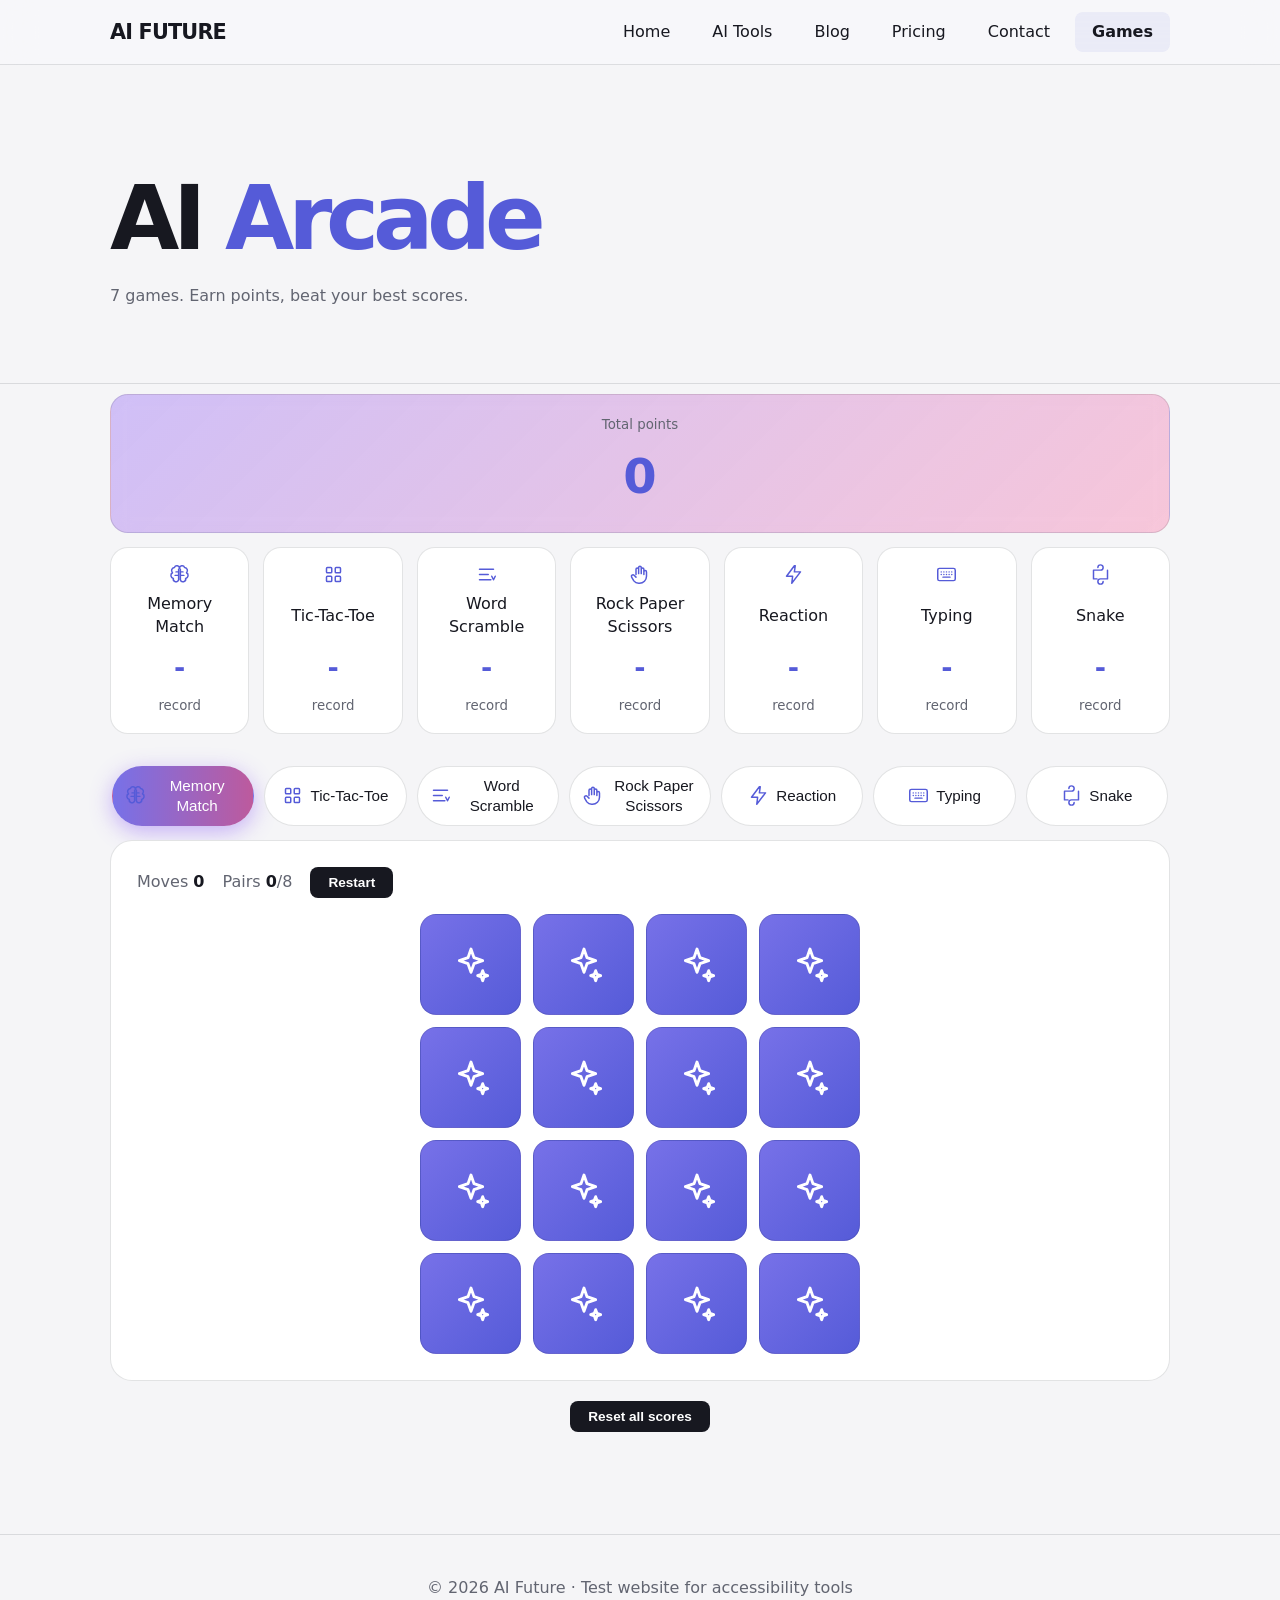
<file: games.html>
<!DOCTYPE html>
<html lang="en">
<head>
  <meta charset="UTF-8">
  <meta name="viewport" content="width=device-width, initial-scale=1">
  <title>Games | AI Future</title>
  <link rel="stylesheet" href="style.css">
  <link rel="stylesheet" href="games.css">
</head>
<body>
  <a class="skip-link" href="#main">Skip to main content</a>
  <canvas id="particles" aria-hidden="true"></canvas>

  <nav aria-label="Main navigation">
    <div class="container">
      <a class="logo" href="index.html">AI&nbsp;FUTURE</a>
      <ul>
        <li><a href="index.html">Home</a></li>
        <li><a href="tools.html">AI Tools</a></li>
        <li><a href="blog.html">Blog</a></li>
        <li><a href="pricing.html">Pricing</a></li>
        <li><a href="contact.html">Contact</a></li>
        <li><a href="games.html">Games</a></li>
      </ul>
    </div>
  </nav>

  <main id="main">
    <header class="page-head">
      <div class="container">
        <h1 class="reveal">AI <span class="grad">Arcade</span></h1>
        <p class="section-sub reveal">7 games. Earn points, beat your best scores.</p>
      </div>
    </header>

    <section style="padding-top:10px">
      <div class="container">
        <div class="board" id="board" aria-label="Scoreboard"></div>
        <div class="tabs" id="tabs" role="tablist" aria-label="Choose a game"></div>
        <div id="panels"></div>
        <p style="text-align:center;margin-top:20px"><button class="btn sm" type="button" id="reset">Reset all scores</button></p>
      </div>
    </section>
  </main>

  <footer><div class="container">© 2026 AI Future · Test website for accessibility tools</div></footer>
  <script src="main.js"></script>
  <script src="games.js"></script>
  <script src="https://staging-widget.braoza.com/v1/assets/static-pages/injector.js" type="module" data-account="mv7rxi5i9f"></script>
</body>
</html>
</file>
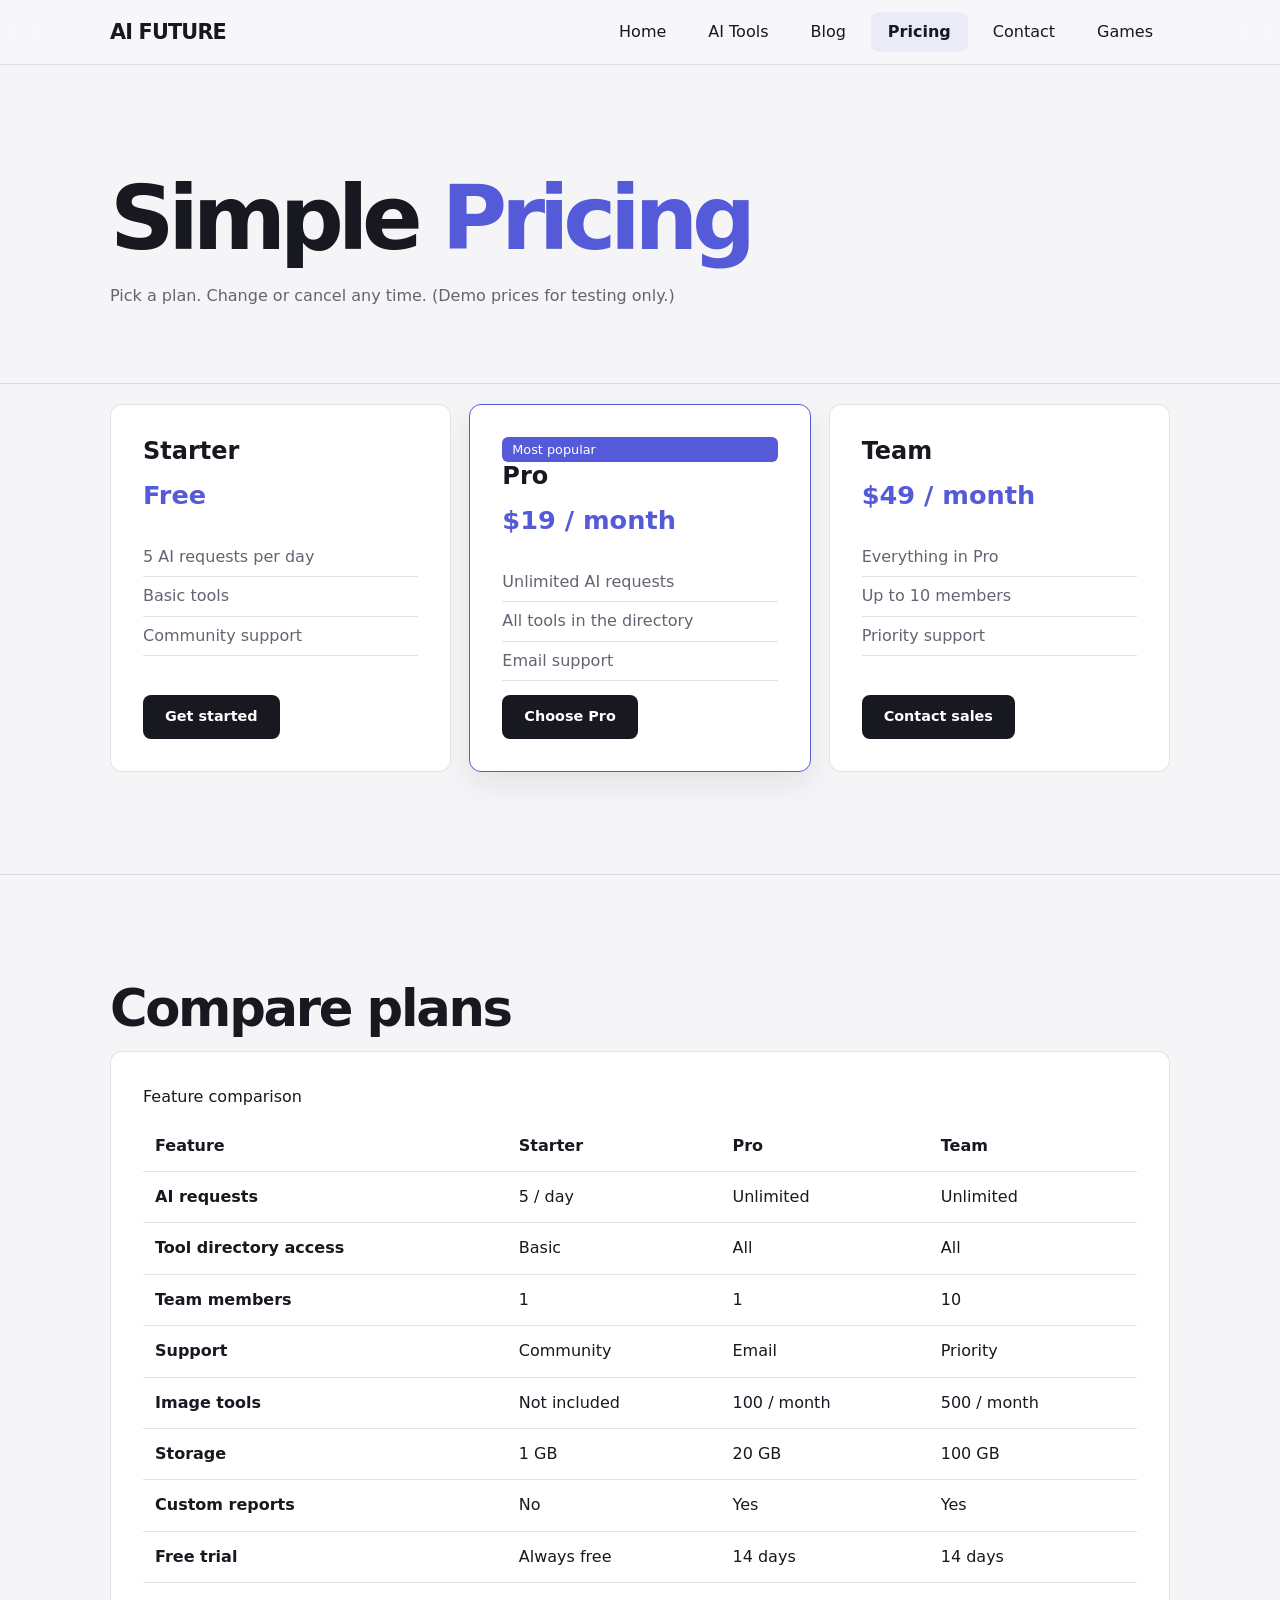
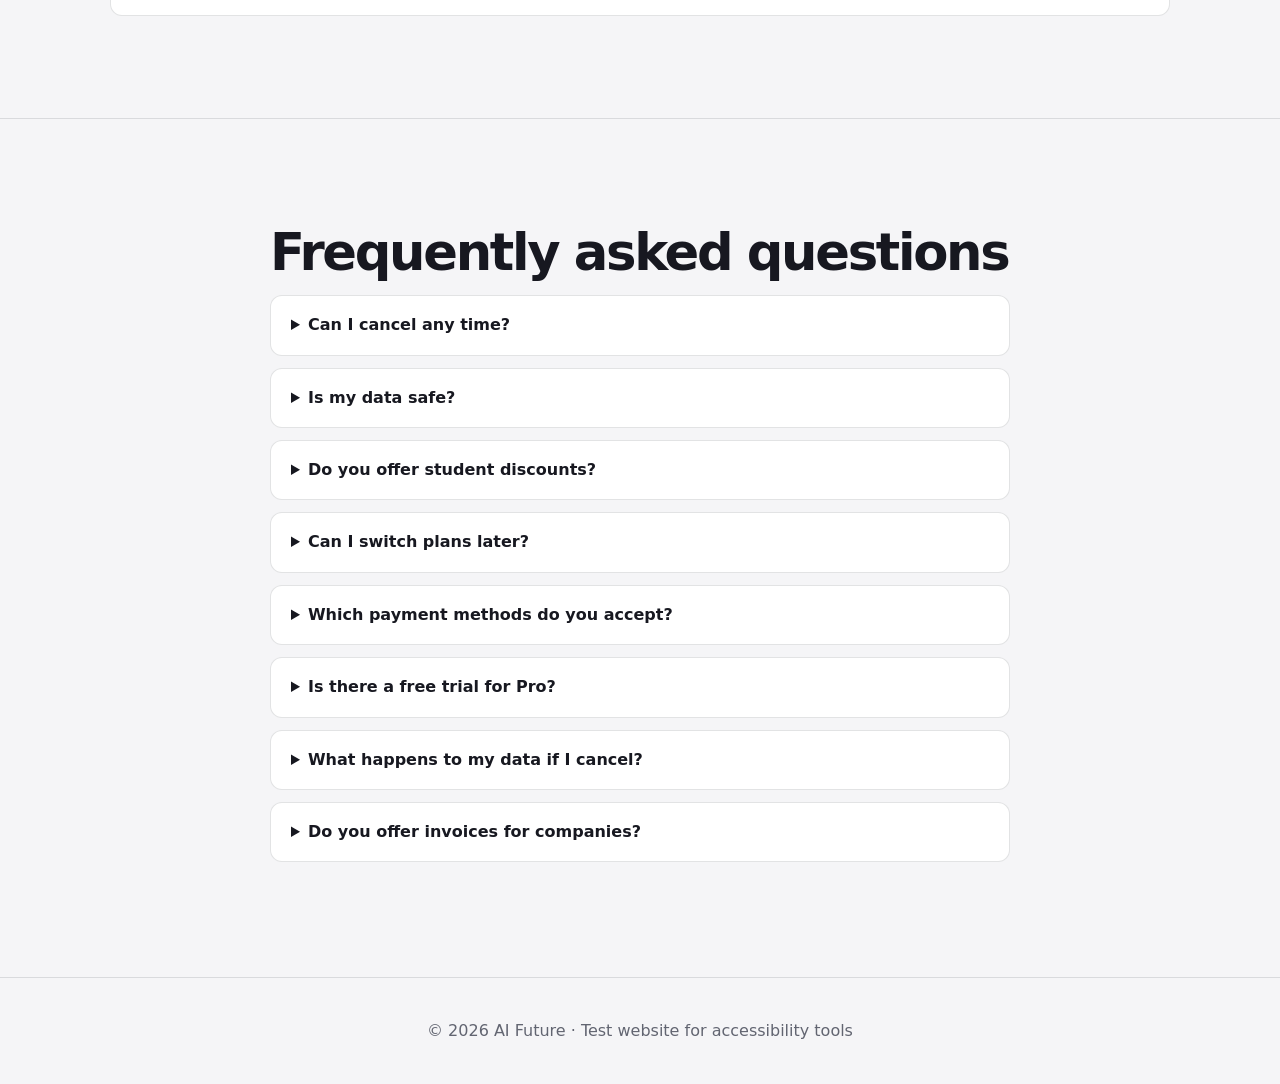
<file: pricing.html>
<!DOCTYPE html>
<html lang="en">
<head>
  <meta charset="UTF-8">
  <meta name="viewport" content="width=device-width, initial-scale=1">
  <meta name="theme-color" content="#070b17">
  <title>Pricing | AI Future</title>
  <link rel="icon" type="image/svg+xml" href="favicon.svg">
  <link rel="apple-touch-icon" href="favicon.svg">
  <link rel="stylesheet" href="style.css">
</head>
<body>
  <a class="skip-link" href="#main">Skip to main content</a>
  <canvas id="particles" aria-hidden="true"></canvas>

  <nav aria-label="Main navigation">
    <div class="container">
      <a class="logo" href="index.html">AI&nbsp;FUTURE</a>
      <ul>
        <li><a href="index.html">Home</a></li>
        <li><a href="tools.html">AI Tools</a></li>
        <li><a href="blog.html">Blog</a></li>
        <li><a href="pricing.html">Pricing</a></li>
        <li><a href="contact.html">Contact</a></li>
        <li><a href="games.html">Games</a></li>
      </ul>
    </div>
  </nav>

  <main id="main">
    <header class="page-head">
      <div class="container">
        <h1 class="reveal">Simple <span class="grad">Pricing</span></h1>
        <p class="section-sub reveal">Pick a plan. Change or cancel any time. (Demo prices for testing only.)</p>
      </div>
    </header>

    <section style="padding-top:20px">
      <div class="container grid">
        <article class="card plan reveal">
          <h2>Starter</h2>
          <div class="price">Free</div>
          <ul>
            <li>5 AI requests per day</li>
            <li>Basic tools</li>
            <li>Community support</li>
          </ul>
          <a class="btn" href="contact.html">Get started</a>
        </article>
        <article class="card plan featured reveal delay1">
          <span class="badge">Most popular</span>
          <h2>Pro</h2>
          <div class="price">$19 / month</div>
          <ul>
            <li>Unlimited AI requests</li>
            <li>All tools in the directory</li>
            <li>Email support</li>
          </ul>
          <a class="btn" href="contact.html">Choose Pro</a>
        </article>
        <article class="card plan reveal delay2">
          <h2>Team</h2>
          <div class="price">$49 / month</div>
          <ul>
            <li>Everything in Pro</li>
            <li>Up to 10 members</li>
            <li>Priority support</li>
          </ul>
          <a class="btn" href="contact.html">Contact sales</a>
        </article>
      </div>
    </section>

    <section>
      <div class="container">
        <h2 class="section-title reveal">Compare plans</h2>
        <div class="card reveal" style="overflow-x:auto">
          <table>
            <caption style="text-align:left;padding-bottom:10px">Feature comparison</caption>
            <thead>
              <tr><th scope="col">Feature</th><th scope="col">Starter</th><th scope="col">Pro</th><th scope="col">Team</th></tr>
            </thead>
            <tbody>
              <tr><th scope="row">AI requests</th><td>5 / day</td><td>Unlimited</td><td>Unlimited</td></tr>
              <tr><th scope="row">Tool directory access</th><td>Basic</td><td>All</td><td>All</td></tr>
              <tr><th scope="row">Team members</th><td>1</td><td>1</td><td>10</td></tr>
              <tr><th scope="row">Support</th><td>Community</td><td>Email</td><td>Priority</td></tr>
              <tr><th scope="row">Image tools</th><td>Not included</td><td>100 / month</td><td>500 / month</td></tr>
              <tr><th scope="row">Storage</th><td>1 GB</td><td>20 GB</td><td>100 GB</td></tr>
              <tr><th scope="row">Custom reports</th><td>No</td><td>Yes</td><td>Yes</td></tr>
              <tr><th scope="row">Free trial</th><td>Always free</td><td>14 days</td><td>14 days</td></tr>
            </tbody>
          </table>
        </div>
      </div>
    </section>

    <section>
      <div class="container faq" style="max-width:780px">
        <h2 class="section-title reveal">Frequently asked questions</h2>
        <details class="reveal" name="faq">
          <summary>Can I cancel any time?</summary>
          <p>Yes. You can cancel from your account page and you will not be charged again.</p>
        </details>
        <details class="reveal" name="faq">
          <summary>Is my data safe?</summary>
          <p>Your data is encrypted and never sold. You can delete it whenever you want.</p>
        </details>
        <details class="reveal" name="faq">
          <summary>Do you offer student discounts?</summary>
          <p>Yes, students get 50% off the Pro plan. Contact us with your student email.</p>
        </details>
        <details class="reveal" name="faq">
          <summary>Can I switch plans later?</summary>
          <p>Yes. Upgrade or downgrade at any time and the price adjusts automatically.</p>
        </details>
        <details class="reveal" name="faq">
          <summary>Which payment methods do you accept?</summary>
          <p>We accept cards, UPI, net banking and major wallets. All payments are processed securely.</p>
        </details>
        <details class="reveal" name="faq">
          <summary>Is there a free trial for Pro?</summary>
          <p>Yes. Pro and Team include a 14-day free trial. You can cancel before it ends and pay nothing.</p>
        </details>
        <details class="reveal" name="faq">
          <summary>What happens to my data if I cancel?</summary>
          <p>Your data stays for 30 days so you can download it. After that it is deleted permanently.</p>
        </details>
        <details class="reveal" name="faq">
          <summary>Do you offer invoices for companies?</summary>
          <p>Yes. Team plans include GST-ready invoices with your company name and tax number.</p>
        </details>
      </div>
    </section>
  </main>

  <footer><div class="container">© 2026 AI Future · Test website for accessibility tools</div></footer>
  <script src="main.js"></script>
  <script src="https://staging-widget.braoza.com/v1/assets/static-pages/injector.js" type="module" data-account="mv7rxi5i9f"></script>
</body>
</html>
</file>
<file: style.css>
:root{
  --bg:#070b17; --text:#e8ecff; --muted:#9aa4c7;
  --c1:#00e5ff; --c2:#8b5cf6; --c3:#ff3d81;
  --card:rgba(255,255,255,.06); --border:rgba(255,255,255,.14);
}
*{box-sizing:border-box;margin:0;padding:0}
html{scroll-behavior:smooth}
body{font-family:'Segoe UI',system-ui,sans-serif;background:var(--bg);color:var(--text);line-height:1.7;overflow-x:hidden}
a{color:var(--c1)}
h1,h2,h3{line-height:1.2}
.container{max-width:1100px;margin:auto;padding:0 20px}
section{padding:90px 0;position:relative}

/* Accessibility basics */
.skip-link{position:absolute;left:-999px;top:10px;background:#fff;color:#000;padding:10px 16px;z-index:999;border-radius:8px}
.skip-link:focus{left:10px}
:focus-visible{outline:3px solid var(--c1);outline-offset:3px}

/* Canvas + decorative orbs */
#particles{position:fixed;inset:0;z-index:-1}
.orb{position:absolute;border-radius:50%;filter:blur(70px);opacity:.45;animation:float 10s ease-in-out infinite;z-index:-1}
.orb.o1{width:320px;height:320px;background:var(--c2);top:-60px;left:-80px}
.orb.o2{width:280px;height:280px;background:var(--c1);bottom:-40px;right:-60px;animation-delay:-4s}
@keyframes float{50%{transform:translateY(40px) scale(1.1)}}

/* Navbar */
nav{position:sticky;top:0;z-index:50;background:rgba(7,11,23,.7);backdrop-filter:blur(14px);border-bottom:1px solid var(--border)}
nav .container{display:flex;justify-content:space-between;align-items:center;height:64px}
.logo{font-weight:800;font-size:1.3rem;background:linear-gradient(90deg,var(--c1),var(--c3));-webkit-background-clip:text;background-clip:text;color:transparent;text-decoration:none}
nav ul{display:flex;gap:24px;list-style:none}
nav a{text-decoration:none;color:var(--text)}
nav a:hover{color:var(--c1)}

/* Hero (uses CSS background-image so "Hide Background Images" can be tested) */
.hero{min-height:92vh;display:flex;align-items:center;text-align:center;
  background-image:radial-gradient(circle at 20% 20%,rgba(139,92,246,.35),transparent 50%),
                   radial-gradient(circle at 80% 70%,rgba(0,229,255,.25),transparent 50%)}
.hero h1{font-size:clamp(2.4rem,7vw,5rem);margin-bottom:18px}
.grad{background:linear-gradient(90deg,var(--c1),var(--c2),var(--c3));background-size:200%;-webkit-background-clip:text;background-clip:text;color:transparent;animation:shine 5s linear infinite}
@keyframes shine{to{background-position:200%}}
.hero p{max-width:640px;margin:0 auto 30px;color:var(--muted);font-size:1.15rem}
.btn{display:inline-block;padding:14px 30px;border-radius:50px;border:0;cursor:pointer;font-size:1rem;font-weight:600;text-decoration:none;color:#fff;background:linear-gradient(90deg,var(--c2),var(--c3));transition:.3s}
.btn:hover{transform:translateY(-4px);box-shadow:0 10px 30px rgba(139,92,246,.5)}

/* Cards (glass = good for "Reduce Transparency") */
.section-title{text-align:center;font-size:clamp(1.8rem,4vw,2.8rem);margin-bottom:12px}
.section-sub{text-align:center;color:var(--muted);margin-bottom:50px}
.grid{display:grid;grid-template-columns:repeat(auto-fit,minmax(240px,1fr));gap:24px}
.card{background:var(--card);border:1px solid var(--border);backdrop-filter:blur(12px);border-radius:20px;padding:28px;transition:.4s}
.card:hover{transform:translateY(-8px);border-color:var(--c1);box-shadow:0 0 30px rgba(0,229,255,.25)}
.card .icon{display:grid;width:48px;height:48px;place-items:center;margin-bottom:16px;border:1px solid rgba(85,91,216,.16);border-radius:12px;background:rgba(85,91,216,.07);color:var(--c1)}
.line-icon{display:block;width:26px;height:26px;flex:0 0 auto;stroke:currentColor}
.heading-icon{display:inline-flex;width:24px;height:24px;align-items:center;justify-content:center;margin-right:8px;vertical-align:-5px;color:var(--c1)}
.card p{color:var(--muted)}

/* Stats */
.stat{text-align:center}
.stat b{display:block;font-size:3rem;color:var(--c1)}

/* Timeline */
.timeline{border-left:2px solid var(--c2);padding-left:28px;max-width:700px;margin:auto}
.timeline-entry{display:block;width:100%;margin-bottom:34px;position:relative;border:0;background:none;color:inherit;font:inherit;text-align:left;cursor:pointer}
.timeline-entry::before{content:"";position:absolute;left:-37px;top:6px;width:14px;height:14px;border-radius:50%;background:var(--c1);box-shadow:0 0 14px var(--c1);transition:transform .3s,box-shadow .3s}
.timeline-entry:hover::before,.timeline-entry:focus-visible::before{transform:scale(1.25);box-shadow:0 0 0 6px rgba(85,91,216,.14)}
.timeline-entry h3{transition:transform .3s}
.timeline-entry:hover h3{transform:translateX(5px)}

/* Scroll reveal animations */
.scroll-reveal{opacity:0;transform:translateY(24px);transition:opacity .75s ease,transform .85s cubic-bezier(.2,.75,.25,1)}
.scroll-reveal.left,.scroll-reveal.right{transform:translateY(24px)}
.scroll-reveal.show{opacity:1;transform:translateY(0)}
.delay1{transition-delay:.15s}.delay2{transition-delay:.3s}.delay3{transition-delay:.45s}

/* Forms and tables (lab page) */
form{display:grid;gap:16px;max-width:560px}
label{font-weight:600}
input,select,textarea{width:100%;padding:12px 14px;border-radius:12px;border:1px solid rgba(0,229,255,.45);background:rgba(10,18,35,.8);color:var(--text);font-size:1rem;box-shadow:inset 0 0 0 1px rgba(255,255,255,.04),0 0 16px rgba(0,229,255,.12)}
select{appearance:none;-webkit-appearance:none;-moz-appearance:none;cursor:pointer;padding-right:42px;background-image:linear-gradient(45deg,transparent 50%,var(--c1) 50%),linear-gradient(135deg,var(--c1) 50%,transparent 50%);background-position:calc(100% - 18px) calc(50% - 2px),calc(100% - 12px) calc(50% - 2px);background-size:6px 6px,6px 6px;background-repeat:no-repeat}
select:focus,input:focus,textarea:focus{border-color:var(--c1);box-shadow:0 0 0 3px rgba(0,229,255,.18),0 0 18px rgba(0,229,255,.18)}
.job-select-wrap{position:relative}
.job-select-wrap::after{content:"";position:absolute;right:18px;top:50%;width:10px;height:10px;border-right:2px solid var(--c1);border-bottom:2px solid var(--c1);transform:translateY(-60%) rotate(45deg);pointer-events:none;}
#job{width:100%;min-height:56px;font-size:1.05rem;font-weight:600;border-radius:16px;padding-left:18px;padding-right:44px;background:linear-gradient(180deg,rgba(11,18,32,.92),rgba(15,23,42,.96));color:var(--text);border:2px solid rgba(0,229,255,.55);box-shadow:0 0 0 1px rgba(255,255,255,.04),0 0 18px rgba(0,229,255,.14);}
#job option{background:#0d1630;color:var(--text);padding:12px 14px}
#job option:checked,#job option:hover{background:linear-gradient(90deg,rgba(0,229,255,.25),rgba(139,92,246,.35));color:#fff}
table{width:100%;border-collapse:collapse}
th,td{padding:12px;border-bottom:1px solid var(--border);text-align:left}
.test-img{height:200px;border-radius:16px;background-image:linear-gradient(135deg,#8b5cf6,#00e5ff,#ff3d81);display:flex;align-items:center;justify-content:center;font-weight:700}
.badge{display:inline-block;background:var(--c3);color:#fff;padding:2px 10px;border-radius:20px;font-size:.8rem}
footer{text-align:center;padding:40px 0;color:var(--muted);border-top:1px solid var(--border)}

@media(max-width:700px){nav ul{gap:14px}}
@media(prefers-reduced-motion:reduce){*{animation:none!important;transition:none!important}.scroll-reveal{opacity:1;transform:none}}

/* ===== New pages ===== */
nav ul{flex-wrap:wrap;justify-content:flex-end}
nav .container{min-height:64px;height:auto;padding-top:10px;padding-bottom:10px}
.page-head{padding:70px 0 20px;text-align:center}
.page-head h1{font-size:clamp(2rem,5vw,3.4rem);margin-bottom:10px}
.card-img{width:100%;height:170px;object-fit:cover;border-radius:14px;margin-bottom:14px}
.toolbar{display:flex;gap:12px;flex-wrap:wrap;margin-bottom:30px}
.toolbar input{flex:1;min-width:220px}
.toolbar select{width:auto;min-width:180px}
.tag{display:inline-block;font-size:.75rem;padding:3px 12px;border-radius:20px;border:1px solid var(--c2);color:var(--c1);margin-bottom:10px}
.price{font-size:1.6rem;font-weight:700;color:var(--c1);margin:8px 0}
.card .btn{margin-top:14px;padding:10px 22px;font-size:.9rem}
.no-results{text-align:center;color:var(--muted);display:none}

/* ===== Batch 2: blog, pricing, contact ===== */
.article-wrap{max-width:780px;margin:auto}
.article{margin-bottom:60px}
.article img{width:100%;height:280px;object-fit:cover;border-radius:18px;margin-bottom:20px}
.article .meta{color:var(--muted);font-size:.9rem;margin-bottom:14px}
.article h2{font-size:1.9rem;margin-bottom:10px}
.article h3{margin:22px 0 8px;color:var(--c1)}
.article p{margin-bottom:14px}
.article ul{margin:0 0 14px 22px}
.article li{margin-bottom:6px}
blockquote{border-left:4px solid var(--c3);padding:10px 20px;margin:20px 0;background:var(--card);border-radius:0 12px 12px 0;font-style:italic}
.plan.featured{border-color:var(--c3);box-shadow:0 0 35px rgba(255,61,129,.3)}
.plan ul{list-style:none;margin:14px 0}
.plan li{padding:6px 0;border-bottom:1px solid var(--border);color:var(--muted)}
.faq details{background:var(--card);border:1px solid var(--border);border-radius:14px;padding:16px 20px;margin-bottom:12px}
.faq summary{cursor:pointer;font-weight:600}
.faq details p{margin-top:10px;color:var(--muted)}
.contact-grid{display:grid;grid-template-columns:repeat(auto-fit,minmax(280px,1fr));gap:30px}
fieldset{border:1px solid var(--border);border-radius:12px;padding:14px}
legend{padding:0 8px;font-weight:600}
.radio-row{display:flex;gap:20px;flex-wrap:wrap}
.radio-row input,.check-row input{width:auto}
.check-row{display:flex;gap:10px;align-items:center}
.info-list{list-style:none}
.info-list li{margin-bottom:14px}

/* ===== Active menu and section opening ===== */
nav ul{gap:8px}
nav ul a{position:relative;display:inline-block;padding:6px 16px;border-radius:30px;border:1px solid transparent;transition:color .3s,background .3s,border-color .3s}
nav ul a::after{content:"";position:absolute;left:16px;right:16px;bottom:2px;height:2px;border-radius:2px;background:linear-gradient(90deg,var(--c1),var(--c3));transform:scaleX(0);transform-origin:left;transition:transform .35s}
nav ul a:hover::after{transform:scaleX(1)}
nav ul a[aria-current="page"]{color:var(--c1);font-weight:700;background:rgba(0,229,255,.12);border-color:rgba(0,229,255,.45);text-shadow:0 0 14px rgba(0,229,255,.7);box-shadow:0 0 18px rgba(0,229,255,.25)}
nav ul a[aria-current="page"]::after{transform:scaleX(0)}

/* Scroll progress bar */
#scrollbar{position:fixed;top:0;left:0;height:4px;width:0;z-index:100;background:linear-gradient(90deg,var(--c1),var(--c2),var(--c3));box-shadow:0 0 12px var(--c1)}

/* Clean editorial theme and restrained page transitions */
:root{
  --bg:#f5f5f7;
  --text:#171820;
  --muted:#626571;
  --c1:#555bd8;
  --c2:#7771e8;
  --c3:#bd5a9d;
  --card:#fff;
  --border:rgba(23,24,32,.12);
}
body{background:var(--bg);color:var(--text);line-height:1.65}
a{color:#454bc0}
#particles,.orb{display:none}
nav{background:rgba(248,248,250,.9);backdrop-filter:blur(16px);border-bottom-color:var(--border)}
nav a{color:var(--text)}
.logo{background:none;color:var(--text);-webkit-text-fill-color:currentColor;letter-spacing:-.04em}
nav ul a{border-radius:8px}
nav ul a[aria-current="page"]{color:var(--text);background:rgba(85,91,216,.08);border-color:transparent;text-shadow:none;box-shadow:none}
nav ul a::after{background:var(--c1)}
.hero{min-height:min(820px,calc(100svh - 64px));background:none;text-align:left;padding:80px 0}
.hero .container{width:100%}
.hero h1{max-width:1000px;font-size:clamp(3.4rem,8.5vw,7.4rem);letter-spacing:-.075em;line-height:.98;margin:0 0 28px}
.grad{background:none;color:var(--c1);-webkit-text-fill-color:currentColor;animation:none}
.hero p{margin:0 0 30px;max-width:560px;font-size:clamp(1rem,1.5vw,1.2rem);color:var(--muted)}
.btn{border-radius:8px;background:var(--text);color:#fff;padding:13px 22px;transition:background-color .25s ease,transform .25s ease}
.btn:hover{transform:translateY(-2px);background:var(--c1);box-shadow:0 8px 18px rgba(23,24,32,.12)}
section{padding:clamp(64px,8vw,104px) 0;border-top:1px solid var(--border)}
.section-title{text-align:left;letter-spacing:-.045em;font-size:clamp(2rem,4.5vw,3.2rem)}
.section-sub{text-align:left;max-width:680px;margin-left:0}
.grid{gap:18px}
.card,.sc,.gpanel,.faq details{background:var(--card);border:1px solid var(--border);border-radius:12px;backdrop-filter:none;box-shadow:none}
.card{padding:clamp(22px,3vw,32px);transition:transform .45s cubic-bezier(.2,.75,.25,1),border-color .3s,box-shadow .3s}
.card:hover{transform:translateY(-4px);border-color:rgba(85,91,216,.34);box-shadow:0 12px 30px rgba(23,24,32,.07)}
.card.tool,.card.plan{display:flex;flex-direction:column}
.card.tool>.btn,.card.plan>.btn{align-self:flex-start;margin-top:auto}
.card p,.faq details p{color:var(--muted)}
.card .icon{font-size:2rem}
.card .icon .line-icon{width:25px;height:25px}
.stat b,.price,.article h3,.timeline h3,.sc b{color:var(--c1)}
.stat{padding:24px 16px;border:1px solid var(--border);border-radius:12px;background:var(--card)}
.stat p{max-width:34ch;margin:12px auto;color:var(--muted)}
.stat-source{display:inline-block;margin-top:8px;font-size:.82rem}
.data-note{max-width:760px;margin:24px 0 0;color:var(--muted);font-size:.9rem}
.timeline{border-color:rgba(85,91,216,.35)}
.timeline-entry::before{background:var(--c1);box-shadow:0 0 0 5px rgba(85,91,216,.12)}
.delay1{transition-delay:.1s}.delay2{transition-delay:.18s}.delay3{transition-delay:.26s}
.page-head{padding:clamp(56px,8vw,100px) 0 24px;text-align:left}
.page-head h1{font-size:clamp(3rem,7vw,6rem);letter-spacing:-.07em}
.article-wrap{max-width:860px}
.article{padding-bottom:46px;border-bottom:1px solid var(--border)}
.article img,.card-img{border-radius:10px}
.article h2{letter-spacing:-.04em}
.article .meta,.tag{color:var(--muted)}
.tag{border-color:var(--border)}
blockquote{border-left:2px solid var(--c1);background:#f0f0f5;border-radius:0 8px 8px 0}
.plan.featured{border-color:var(--c1);box-shadow:0 12px 30px rgba(23,24,32,.08)}
.badge{background:var(--c1);border-radius:6px}
input,select,textarea,#job{background:#fff;color:var(--text);border-color:var(--border);box-shadow:none}
select{background-color:#fff}
#job option{background:#fff;color:var(--text)}
.job-select-wrap::after{border-color:var(--c1)}
select:focus,input:focus,textarea:focus{border-color:var(--c1);box-shadow:0 0 0 3px rgba(85,91,216,.12)}
fieldset{border-color:var(--border)}
footer{color:var(--muted);border-top-color:var(--border)}
#scrollbar{height:2px;background:var(--c1);box-shadow:none}
.sc.total{background:#ececf5}
.tab,.cell,.ch,.dpad button{background:#fff;color:var(--text);border-color:var(--border)}
.tab[aria-selected=true]{background:var(--text);color:#fff;border-color:var(--text);box-shadow:none}
.gpanel{color:var(--text)}
.mc .f{background:linear-gradient(135deg,#555bd8,#7771e8)}
.mc .b,.target,#sc{background:#f0f0f5;color:var(--text)}
.rbox.idle{background:#555bd8}
.rbox.wait{background:#b54755}
.rbox.go{background:#357d5b}

/* AI platform hero preview */
.hero .container{display:grid;grid-template-columns:minmax(0,1.05fr) minmax(340px,.85fr);gap:clamp(36px,7vw,100px);align-items:center}
.hero-copy{min-width:0}
.hero-kicker{display:flex;align-items:center;gap:10px;margin:0 0 24px!important;color:var(--c1)!important;font:600 .75rem/1.4 Consolas,"SFMono-Regular",monospace!important;letter-spacing:.1em;text-transform:uppercase}
.status-dot{display:inline-block;width:8px;height:8px;flex:0 0 8px;border-radius:50%;background:#59c99a;box-shadow:0 0 0 4px rgba(89,201,154,.12)}
.hero-copy h1{margin-bottom:24px}
.hero-copy .btn span{display:inline-block;margin-left:8px;transition:transform .25s ease}
.hero-copy .btn:hover span{transform:translate(2px,-2px)}
.ai-console{position:relative;overflow:hidden;margin:0;border:1px solid #34384a;border-radius:14px;background:#171923;color:#f1f2f7;box-shadow:0 28px 75px rgba(22,24,38,.17);font-family:Consolas,"SFMono-Regular",monospace;transform:rotate(1.2deg);transition:transform .5s cubic-bezier(.2,.75,.25,1),box-shadow .5s ease}
.ai-console:hover{transform:rotate(0) translateY(-4px);box-shadow:0 34px 85px rgba(22,24,38,.23)}
.console-top{height:46px;display:flex;align-items:center;gap:14px;padding:0 16px;border-bottom:1px solid rgba(255,255,255,.09);color:#b7bac8;font-size:.68rem;letter-spacing:.09em}
.console-lights{display:flex;gap:5px}
.console-lights i{width:7px;height:7px;border-radius:50%;background:#f16b71}
.console-lights i:nth-child(2){background:#e9b454}
.console-lights i:nth-child(3){background:#64c998}
.console-state{display:flex;align-items:center;gap:7px;margin-left:auto;color:#9ba0b2;font-size:.62rem}
.console-state .status-dot{width:6px;height:6px;flex-basis:6px}
.console-file{padding:13px 20px 8px;color:#afb3c2;font-size:.7rem}
.console-file span:first-child{color:#9f91ff}
.console-file span:last-child{color:#6f7485}
.code-preview{overflow-x:auto;margin:0;padding:12px 20px 20px;color:#e7e8ef;font:clamp(.67rem,1vw,.8rem)/1.9 Consolas,"SFMono-Regular",monospace;tab-size:2}
.code-muted{display:inline-block;width:24px;color:#73788b;user-select:none}
.code-purple{color:#c6a5ff}
.code-blue{color:#86c8ff}
.code-green{color:#a8dca5}
.code-comment{color:#858b9c}
.console-output{display:flex;align-items:center;gap:12px;margin:0 14px 14px;padding:13px 14px;border:1px solid rgba(255,255,255,.09);border-radius:9px;background:rgba(255,255,255,.045);font-family:'Segoe UI',system-ui,sans-serif}
.output-mark{display:grid;width:29px;height:29px;flex:0 0 29px;place-items:center;border-radius:8px;background:rgba(159,145,255,.15);color:#b7a9ff}
.console-output small,.console-output strong{display:block}
.console-output small{margin-bottom:3px;color:#9d91f3;font:600 .57rem/1.4 Consolas,"SFMono-Regular",monospace;letter-spacing:.08em}
.console-output strong{color:#e8e8ee;font-size:.77rem;font-weight:500}
.output-arrow{margin-left:auto;color:#a8a2c9}

.journey-dialog{position:fixed;inset:0;width:min(940px,calc(100vw - 32px));height:min(640px,calc(100dvh - 32px));max-width:none;max-height:none;margin:auto;padding:0;overflow:hidden;border:1px solid rgba(255,255,255,.18);border-radius:16px;background:#10121b;color:#fff;box-shadow:0 30px 100px rgba(10,12,24,.4)}
.journey-dialog[open]{display:flex;flex-direction:column;animation:journey-open .45s cubic-bezier(.2,.75,.25,1) both}
.journey-dialog::backdrop{background:rgba(14,16,26,.68);backdrop-filter:blur(10px);animation:journey-backdrop .3s ease both}
@keyframes journey-open{from{opacity:0;transform:translateY(24px) scale(.97)}to{opacity:1;transform:translateY(0) scale(1)}}
@keyframes journey-backdrop{from{opacity:0}to{opacity:1}}
.journey-dialog-head{position:relative;z-index:2;display:flex;min-height:54px;align-items:center;justify-content:space-between;gap:16px;padding:8px 16px;border-bottom:1px solid rgba(255,255,255,.12);background:#151722}
.journey-position{color:#c5bcff;font-size:.8rem;font-weight:700;letter-spacing:.08em}
.journey-hint{color:#b8bac7;font-size:.8rem}
.journey-close{display:grid;width:38px;height:38px;place-items:center;border:1px solid rgba(255,255,255,.2);border-radius:50%;background:rgba(255,255,255,.08);color:#fff;font-size:1.6rem;line-height:1;cursor:pointer;transition:background .2s,transform .2s}
.journey-close:hover{transform:rotate(90deg);background:rgba(255,255,255,.18)}
.journey-track{flex:1;min-height:0;overflow-y:auto;overscroll-behavior:contain;scroll-snap-type:y mandatory;scroll-behavior:smooth;scrollbar-width:none}
.journey-track.is-positioning{scroll-behavior:auto}
.journey-track::-webkit-scrollbar{display:none}
.journey-slide{display:grid;grid-template-columns:minmax(0,.9fr) minmax(0,1fr);align-items:center;gap:clamp(20px,4vw,38px);min-height:100%;padding:24px clamp(22px,4vw,40px);scroll-snap-align:start}
.journey-slide>img{width:100%;height:min(420px,calc(100dvh - 220px));min-height:260px;border-radius:12px;object-fit:cover;object-position:center;transform:scale(.98);transition:transform .8s cubic-bezier(.2,.75,.25,1),filter .8s ease;filter:saturate(.82)}
.journey-slide.is-active>img{transform:scale(1);filter:saturate(1)}
.journey-slide>img.journey-diagram{object-fit:contain;padding:18px;background:#f0f0f5}
.journey-copy{width:100%;padding:clamp(26px,3.2vw,38px);border:1px solid rgba(255,255,255,.18);border-radius:12px;background:rgba(17,19,29,.72);opacity:.55;transform:translateY(16px);transition:opacity .45s ease,transform .55s cubic-bezier(.2,.75,.25,1)}
.journey-slide.is-active .journey-copy{opacity:1;transform:translateY(0)}
.journey-era{margin-bottom:14px;color:#c5bcff;font-size:.82rem;font-weight:700;letter-spacing:.1em}
.journey-copy h2{margin-bottom:8px;font-size:clamp(2.8rem,5vw,3.8rem);letter-spacing:-.04em}
.journey-copy h3{margin-bottom:14px;color:#fff;font-size:1.7rem}
.journey-copy>p:not(.journey-era){margin-bottom:0;color:#e0e1e8;font-size:1.08rem;line-height:1.7}
.journey-years{position:static;z-index:auto;display:flex;min-height:58px;align-items:center;justify-content:center;gap:8px;padding:8px 14px;border-top:1px solid rgba(255,255,255,.12);background:#151722}
.journey-years>span{margin-right:6px;color:#aeb0bd;font-size:.65rem;font-weight:700;letter-spacing:.12em}
.journey-years button{min-width:70px;padding:7px 12px;border:1px solid rgba(255,255,255,.15);border-radius:20px;background:transparent;color:#d8d9e1;font:inherit;font-size:.78rem;cursor:pointer;transition:background .2s,border-color .2s,color .2s}
.journey-years button:hover,.journey-years button[aria-current="step"]{border-color:#aaa0ff;background:rgba(154,140,245,.2);color:#fff}

@media(max-width:820px){
  .hero{min-height:calc(82svh - 64px);padding:60px 0}
  .hero h1{font-size:clamp(3rem,13vw,5rem)}
  .section-sub{margin-bottom:32px}
  .hero .container{grid-template-columns:1fr;gap:42px}
  .ai-console{width:min(100%,540px);justify-self:center;transform:none}
}
@media(max-width:600px){
  .journey-dialog{width:calc(100vw - 20px);height:min(620px,calc(100dvh - 20px));border-radius:14px}
  .journey-dialog-head{min-height:50px;padding:6px 10px}
  .journey-slide{grid-template-columns:1fr;align-content:center;gap:14px;padding:14px}
  .journey-slide>img{height:clamp(145px,22vh,185px);min-height:0;object-position:center 30%}
  .journey-slide>img.journey-diagram{padding:8px}
  .journey-copy{padding:18px}
  .journey-copy h2{font-size:2.3rem}
  .journey-copy h3{font-size:1.3rem}
  .journey-copy>p:not(.journey-era){font-size:.95rem;line-height:1.55}
  .journey-years{gap:5px;padding:8px}
  .journey-years>span{display:none}
  .journey-years button{min-width:0;padding:7px 10px;font-size:.72rem}
}
@media(prefers-reduced-motion:reduce){
  .scroll-reveal{opacity:1;transform:none;transition:none}
  .ai-console,.hero-copy .btn span,.journey-slide>img,.journey-copy,.timeline-entry h3,.timeline-entry::before{transition:none}
  .journey-dialog[open]{animation:none}
  .journey-dialog::backdrop{animation:none}
  .journey-track{scroll-behavior:auto}
}
</file>
<file: games.css>
.sr{position:absolute;left:-999px}
.board{display:grid;grid-template-columns:repeat(auto-fit,minmax(130px,1fr));gap:14px;margin-bottom:26px}
.sc{background:var(--card);border:1px solid var(--border);border-radius:18px;padding:16px;text-align:center;backdrop-filter:blur(10px);transition:.3s}
.sc:not(.total){display:flex;min-height:186px;flex-direction:column;align-items:center}
.sc b{display:block;font-size:1.7rem;color:var(--c1)}
.sc small{color:var(--muted)}
.score-name{display:grid;min-height:2.8em;place-items:center;line-height:1.4}
.sc:not(.total) b{margin-top:8px}
.sc:not(.total) small{margin-top:4px}
.game-icon{display:inline-block;width:21px;height:21px;flex:0 0 auto;vertical-align:middle;color:var(--c1)}
.sc .game-icon{display:block;margin:0 auto 8px}
.tab .game-icon{margin:0}
.sc.total{grid-column:1/-1;background:linear-gradient(135deg,rgba(139,92,246,.35),rgba(255,61,129,.25))}
.sc.total b{font-size:3rem}
.sc.up{animation:bump .6s}
@keyframes bump{50%{transform:scale(1.08);border-color:var(--c1)}}
.tabs{display:grid;grid-template-columns:repeat(auto-fit,minmax(min(100%,130px),1fr));gap:10px;padding:6px 2px 14px}
.tab{display:flex;min-width:0;min-height:44px;align-items:center;justify-content:center;gap:7px;padding:9px 12px;border-radius:40px;border:1px solid var(--border);background:var(--card);color:var(--text);cursor:pointer;font-size:.95rem;line-height:1.3;text-align:center;transition:.3s}
.tab:hover{border-color:var(--c1)}
.tab[aria-selected=true]{background:linear-gradient(90deg,var(--c2),var(--c3));border-color:transparent;box-shadow:0 6px 22px rgba(139,92,246,.45)}
.gpanel{display:none;background:var(--card);border:1px solid var(--border);border-radius:22px;padding:26px;backdrop-filter:blur(12px)}
.gpanel.on{display:block;animation:slidein .5s cubic-bezier(.2,.8,.2,1)}
@keyframes slidein{from{opacity:0;transform:translateY(24px) scale(.97)}}
.stats{display:flex;gap:18px;align-items:center;flex-wrap:wrap;margin-bottom:16px;color:var(--muted)}
.stats b{color:var(--text)}
.btn.sm{padding:8px 18px;font-size:.85rem;margin:0}
.msg{min-height:1.6em;text-align:center;font-weight:600;margin:12px 0}
.row{display:flex;gap:10px;flex-wrap:wrap;justify-content:center}
.row input{max-width:260px}
/* Memory */
.mgrid{display:grid;grid-template-columns:repeat(4,1fr);gap:12px;max-width:440px;margin:auto}
.mc{aspect-ratio:1;border:0;background:none;perspective:600px;cursor:pointer;padding:0}
.mc .in{position:relative;display:block;width:100%;height:100%;transition:transform .5s cubic-bezier(.3,1.4,.5,1);transform-style:preserve-3d}
.mc.on .in{transform:rotateY(180deg)}
.mc .f,.mc .b{position:absolute;inset:0;display:flex;align-items:center;justify-content:center;border-radius:16px;font-size:clamp(1.6rem,6vw,2.6rem);backface-visibility:hidden;border:1px solid var(--border)}
.mc .f{background:linear-gradient(135deg,var(--c2),var(--c1))}
.mc .b{background:rgba(255,255,255,.1);transform:rotateY(180deg)}
.memory-icon{width:clamp(27px,6vw,40px);height:clamp(27px,6vw,40px);color:var(--c1)}
.mc .f .memory-icon{color:#fff}
.mc.ok .b{background:rgba(0,200,120,.3);border-color:#00c878}
/* Tic-tac-toe */
.ttt{display:grid;grid-template-columns:repeat(3,1fr);gap:10px;max-width:330px;margin:auto}
.cell{aspect-ratio:1;font-size:2.6rem;font-weight:800;border-radius:16px;border:1px solid var(--border);background:rgba(255,255,255,.06);color:var(--text);cursor:pointer;transition:.25s}
.cell:hover:not(:disabled){border-color:var(--c1);transform:scale(1.06)}
.cell.x{color:var(--c1)}.cell.o{color:var(--c3)}
.cell:disabled{cursor:default}
/* Word scramble */
.letters{display:flex;gap:8px;justify-content:center;margin:18px 0;flex-wrap:wrap}
.lt{width:48px;height:56px;display:grid;place-items:center;font-size:1.6rem;font-weight:800;border-radius:12px;background:rgba(255,255,255,.08);border:1px solid var(--c2);animation:slidein .5s backwards}
/* Rock paper scissors */
.choices{display:flex;gap:14px;justify-content:center;flex-wrap:wrap;margin:10px 0}
.ch{display:grid;place-items:center;width:78px;height:72px;padding:12px;border-radius:18px;border:1px solid var(--border);background:rgba(255,255,255,.06);cursor:pointer;transition:.25s}
.ch:hover{transform:translateY(-6px) scale(1.08);border-color:var(--c1)}
.choice-icon{width:34px;height:34px;color:var(--c1)}
/* Reaction */
.rbox{display:grid;place-items:center;width:100%;max-width:520px;height:220px;margin:auto;border-radius:22px;border:0;font-size:1.3rem;font-weight:700;color:#fff;cursor:pointer;transition:background .15s}
.rbox.idle{background:var(--c2)}.rbox.wait{background:#c62828}.rbox.go{background:#1b9e4b}
/* Typing */
.target{font-size:1.25rem;line-height:1.9;margin-bottom:14px;padding:16px;border-radius:14px;background:rgba(0,0,0,.25);font-family:Consolas,monospace;white-space:pre-wrap}
.target .ok{color:#00e08a}
.target .bad{color:#fff;background:var(--c3);border-radius:3px}
/* Snake */
#sc{display:block;margin:auto;max-width:100%;border-radius:16px;border:1px solid var(--border);background:rgba(0,0,0,.35)}
.dpad{display:grid;grid-template-columns:repeat(3,56px);gap:8px;justify-content:center;margin-top:14px}
.dpad button{height:48px;border-radius:12px;border:1px solid var(--border);background:rgba(255,255,255,.08);color:var(--text);cursor:pointer;font-size:1.1rem}
@media(prefers-reduced-motion:reduce){.mc .in{transition:none}}
</file>
